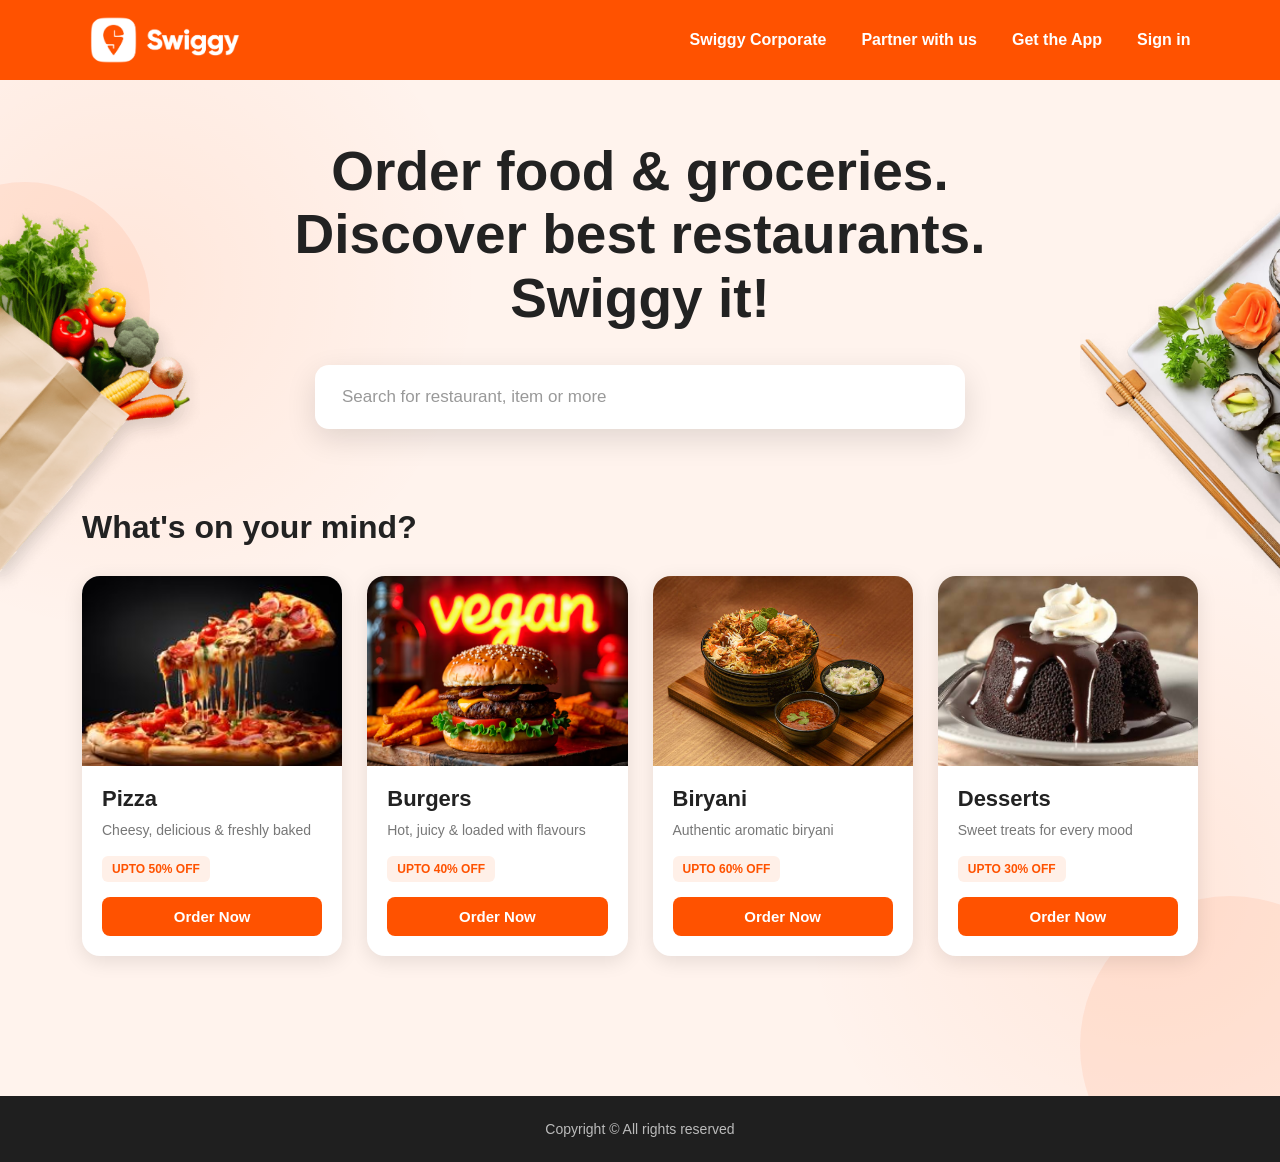
<file: index.html>
<!DOCTYPE html>
<html lang="en">

<head>
    <meta charset="UTF-8">
    <meta name="viewport" content="width=device-width, initial-scale=1.0">
    <title>Swiggy - order food online</title>
    <link rel="stylesheet" href="css/style.css">
</head>

<body>
    <header>
        <div class="logo">
            <img src="img/logo.png" alt="Swiggy logo">
        </div>
        <nav>
        <ul>
            <li><a href="/Swiggy-corporate.html">Swiggy Corporate</a></li>
            <li><a href="/partner.html">Partner with us</a></li>
            <li><a href="">Get the App</a></li>
            <li><a href="/sign in.html" target="_blank">Sign in</a></li>
        </ul>
        </nav>
    </header>
    <main>
        <h2>Order food & groceries. Discover best restaurants. Swiggy it!</h2>
        <img class="left-image" src="img/Veggies.png" alt="">
        <img class="right-image" src="img/Sushi.png" alt="">
        <div>

            <input type="text" placeholder="Search for restaurant, item or more">
        </div>
        <section class="cards-section">

            <h1>What's on your mind?</h1>

            <div class="cards-container">

                <!-- Card 1 -->
                <div class="food-card">
                    <img src="img/pizza.png" alt="Pizza">

                    <div class="card-content">
                        <h2>Pizza</h2>
                        <p>Cheesy, delicious & freshly baked</p>
                        <span>UPTO 50% OFF</span>
                        <button>Order Now</button>
                    </div>
                </div>


                <!-- Card 2 -->
                <div class="food-card">
                    <img src="img/burger.png" alt="Burger">

                    <div class="card-content">
                        <h2>Burgers</h2>
                        <p>Hot, juicy & loaded with flavours</p>
                        <span>UPTO 40% OFF</span>
                        <button>Order Now</button>
                    </div>
                </div>


                <!-- Card 3 -->
                <div class="food-card">
                    <img src="img/biryani.png" alt="Biryani">

                    <div class="card-content">
                        <h2>Biryani</h2>
                        <p>Authentic aromatic biryani</p>
                        <span>UPTO 60% OFF</span>
                        <button>Order Now</button>
                    </div>
                </div>


                <!-- Card 4 -->
                <div class="food-card">
                    <img src="img/dessert.png" alt="Dessert">

                    <div class="card-content">
                        <h2>Desserts</h2>
                        <p>Sweet treats for every mood</p>
                        <span>UPTO 30% OFF</span>
                        <button>Order Now</button>
                    </div>
                </div>

            </div>

        </section>
    </main>
    <footer>Copyright &copy; All rights reserved</footer>
    <script src="js/script.js"></script>
</body>

</html>
</file>
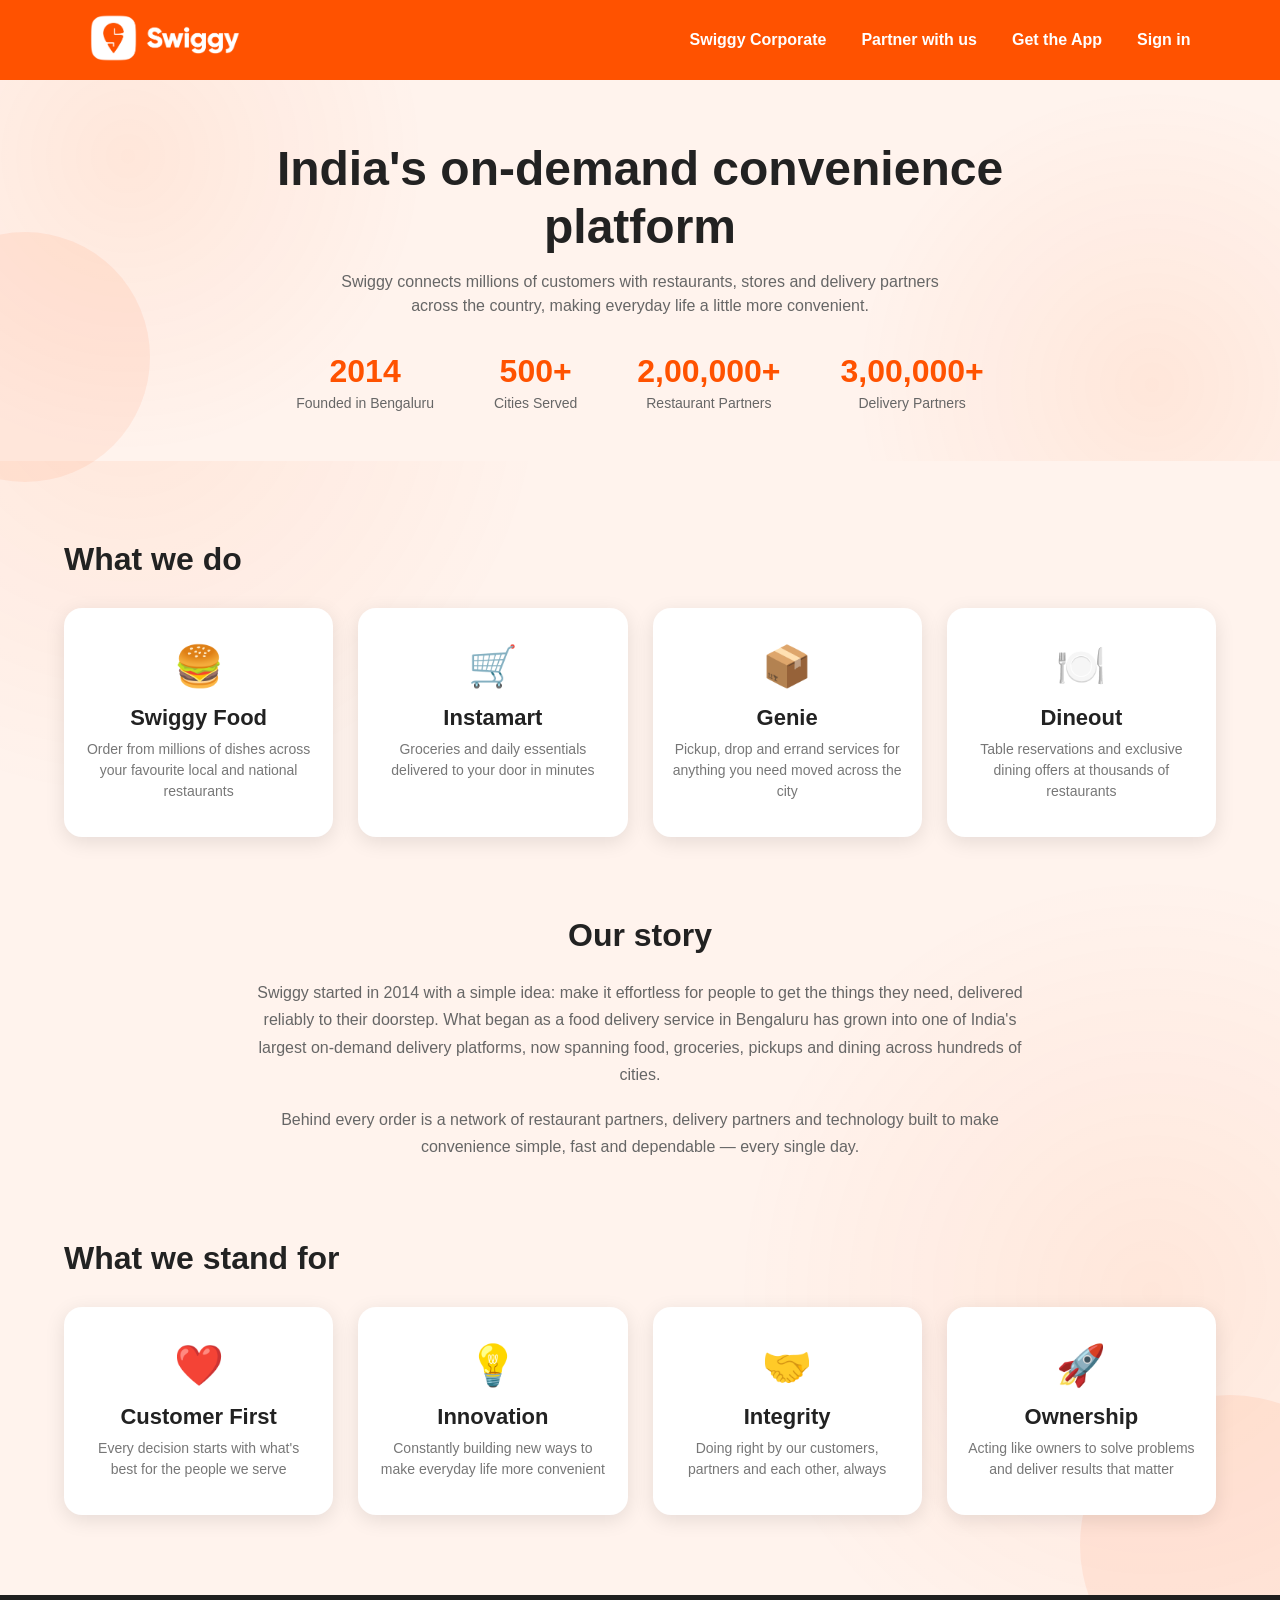
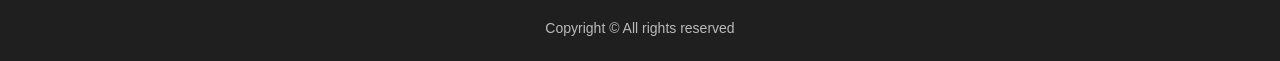
<file: corporate.html>
<!DOCTYPE html>
<html lang="en">

<head>
    <meta charset="UTF-8">
    <meta name="viewport" content="width=device-width, initial-scale=1.0">
    <title>Swiggy Corporate - About Us</title>
    <link rel="stylesheet" href="css/style.css">
</head>

<body>
    <header>
        <div class="logo">
            <a href="index.html"><img src="img/logo.png" alt="Swiggy logo"></a>
        </div>
        <nav>
        <ul>
            <li><a href="/corporate.html">Swiggy Corporate</a></li>
            <li><a href="/partner.html">Partner with us</a></li>
            <li><a href="">Get the App</a></li>
            <li><a href="/sign in.html" target="_blank">Sign in</a></li>
        </ul>
        </nav>
    </header>
    <main class="partner-page">

        <section class="partner-hero">
            <h2>India's on-demand convenience platform</h2>
            <p class="partner-subtext">Swiggy connects millions of customers with restaurants, stores and delivery partners across the country, making everyday life a little more convenient.</p>

            <div class="partner-stats">
                <div class="stat-card">
                    <h3>2014</h3>
                    <p>Founded in Bengaluru</p>
                </div>
                <div class="stat-card">
                    <h3>500+</h3>
                    <p>Cities Served</p>
                </div>
                <div class="stat-card">
                    <h3>2,00,000+</h3>
                    <p>Restaurant Partners</p>
                </div>
                <div class="stat-card">
                    <h3>3,00,000+</h3>
                    <p>Delivery Partners</p>
                </div>
            </div>
        </section>

        <section class="cards-section">

            <h1>What we do</h1>

            <div class="cards-container">

                <div class="food-card benefit-card">
                    <div class="benefit-icon">🍔</div>
                    <div class="card-content">
                        <h2>Swiggy Food</h2>
                        <p>Order from millions of dishes across your favourite local and national restaurants</p>
                    </div>
                </div>

                <div class="food-card benefit-card">
                    <div class="benefit-icon">🛒</div>
                    <div class="card-content">
                        <h2>Instamart</h2>
                        <p>Groceries and daily essentials delivered to your door in minutes</p>
                    </div>
                </div>

                <div class="food-card benefit-card">
                    <div class="benefit-icon">📦</div>
                    <div class="card-content">
                        <h2>Genie</h2>
                        <p>Pickup, drop and errand services for anything you need moved across the city</p>
                    </div>
                </div>

                <div class="food-card benefit-card">
                    <div class="benefit-icon">🍽️</div>
                    <div class="card-content">
                        <h2>Dineout</h2>
                        <p>Table reservations and exclusive dining offers at thousands of restaurants</p>
                    </div>
                </div>

            </div>

        </section>

        <section class="corporate-about">
            <h1>Our story</h1>
            <p>
                Swiggy started in 2014 with a simple idea: make it effortless for people to get the things
                they need, delivered reliably to their doorstep. What began as a food delivery service in
                Bengaluru has grown into one of India's largest on-demand delivery platforms, now spanning
                food, groceries, pickups and dining across hundreds of cities.
            </p>
            <p>
                Behind every order is a network of restaurant partners, delivery partners and technology
                built to make convenience simple, fast and dependable — every single day.
            </p>
        </section>

        <section class="cards-section">

            <h1>What we stand for</h1>

            <div class="cards-container">

                <div class="food-card benefit-card">
                    <div class="benefit-icon">❤️</div>
                    <div class="card-content">
                        <h2>Customer First</h2>
                        <p>Every decision starts with what's best for the people we serve</p>
                    </div>
                </div>

                <div class="food-card benefit-card">
                    <div class="benefit-icon">💡</div>
                    <div class="card-content">
                        <h2>Innovation</h2>
                        <p>Constantly building new ways to make everyday life more convenient</p>
                    </div>
                </div>

                <div class="food-card benefit-card">
                    <div class="benefit-icon">🤝</div>
                    <div class="card-content">
                        <h2>Integrity</h2>
                        <p>Doing right by our customers, partners and each other, always</p>
                    </div>
                </div>

                <div class="food-card benefit-card">
                    <div class="benefit-icon">🚀</div>
                    <div class="card-content">
                        <h2>Ownership</h2>
                        <p>Acting like owners to solve problems and deliver results that matter</p>
                    </div>
                </div>

            </div>

        </section>

    </main>
    <footer>Copyright &copy; All rights reserved</footer>
    <script src="js/script.js"></script>
</body>

</html>
</file>
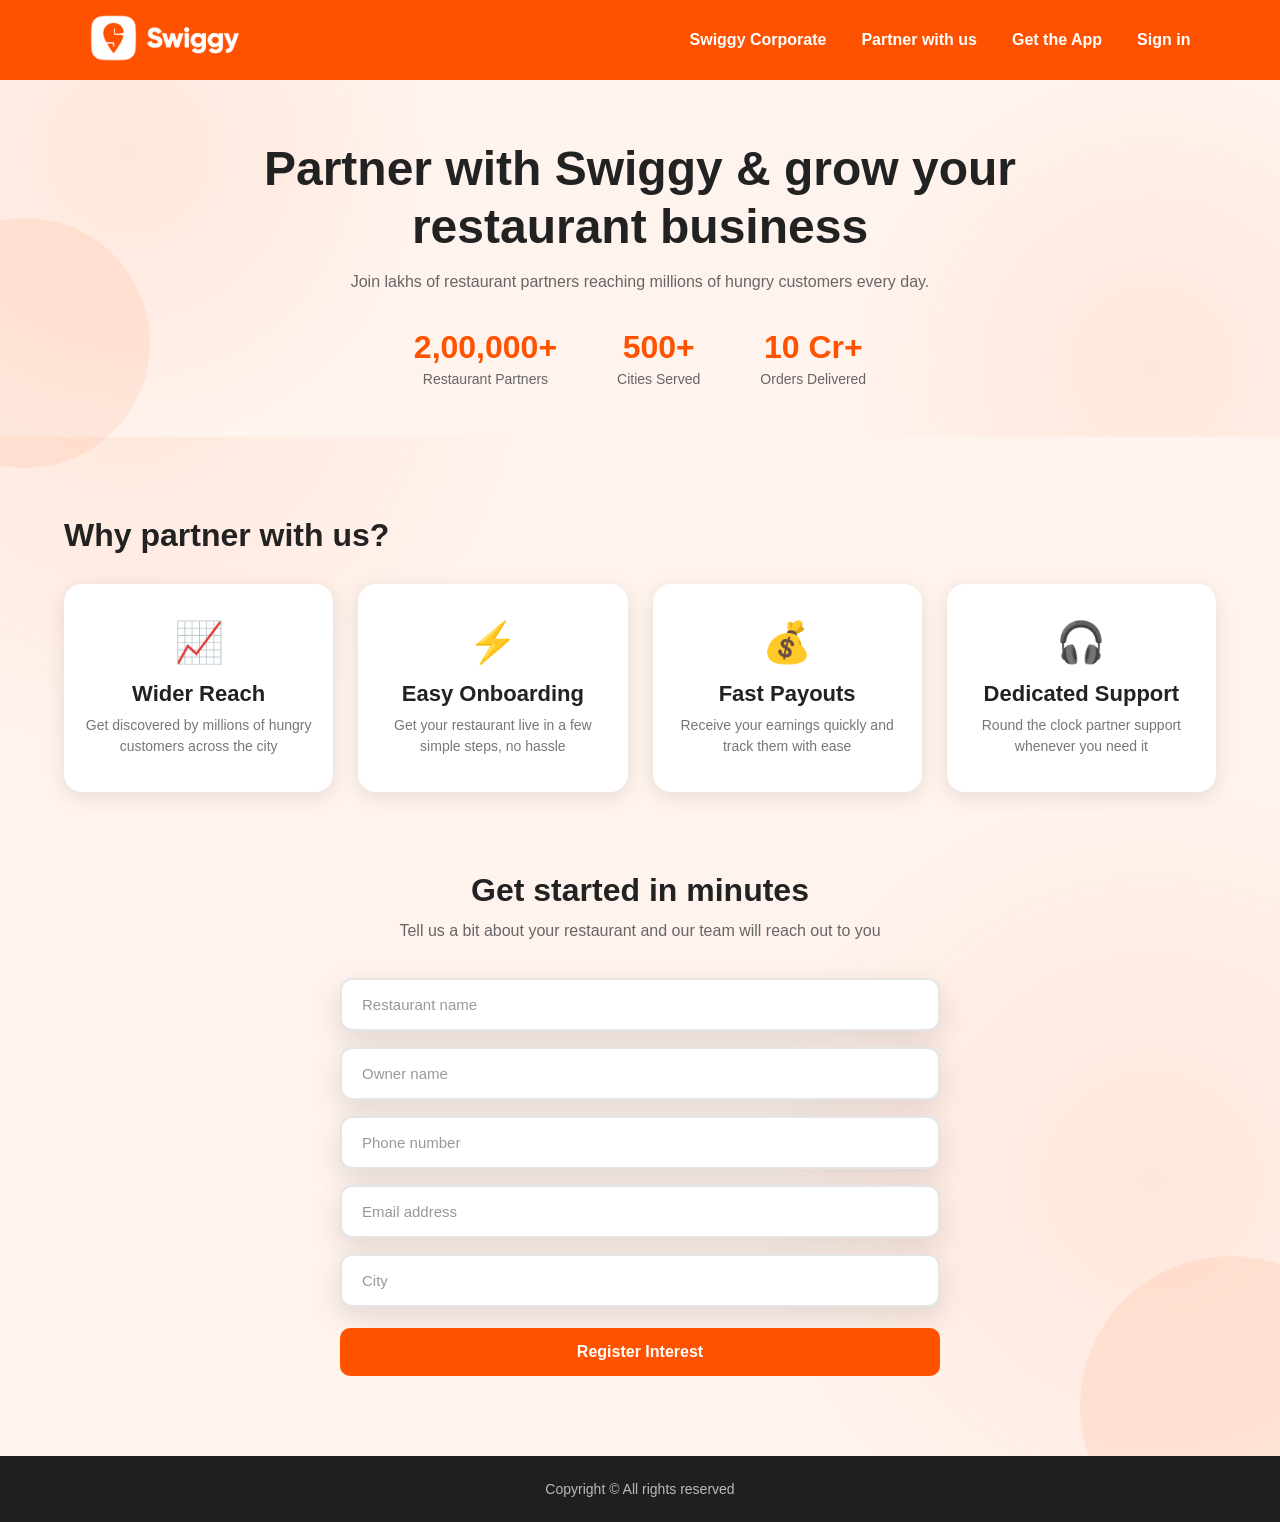
<file: partner with us.html>
<!DOCTYPE html>
<html lang="en">

<head>
    <meta charset="UTF-8">
    <meta name="viewport" content="width=device-width, initial-scale=1.0">
    <title>Partner with us - Swiggy</title>
    <link rel="stylesheet" href="css/style.css">
</head>

<body>
    <header>
        <div class="logo">
            <a href="index.html"><img src="img/logo.png" alt="Swiggy logo"></a>
        </div>
        <nav>
        <ul>
            <li><a href="">Swiggy Corporate</a></li>
            <li><a href="/partner with us.html">Partner with us</a></li>
            <li><a href="">Get the App</a></li>
            <li><a href="/sign in.html" target="_blank">Sign in</a></li>
        </ul>
        </nav>
    </header>
    <main class="partner-page">

        <section class="partner-hero">
            <h2>Partner with Swiggy & grow your restaurant business</h2>
            <p class="partner-subtext">Join lakhs of restaurant partners reaching millions of hungry customers every day.</p>

            <div class="partner-stats">
                <div class="stat-card">
                    <h3>2,00,000+</h3>
                    <p>Restaurant Partners</p>
                </div>
                <div class="stat-card">
                    <h3>500+</h3>
                    <p>Cities Served</p>
                </div>
                <div class="stat-card">
                    <h3>10 Cr+</h3>
                    <p>Orders Delivered</p>
                </div>
            </div>
        </section>

        <section class="cards-section">

            <h1>Why partner with us?</h1>

            <div class="cards-container">

                <div class="food-card benefit-card">
                    <div class="benefit-icon">📈</div>
                    <div class="card-content">
                        <h2>Wider Reach</h2>
                        <p>Get discovered by millions of hungry customers across the city</p>
                    </div>
                </div>

                <div class="food-card benefit-card">
                    <div class="benefit-icon">⚡</div>
                    <div class="card-content">
                        <h2>Easy Onboarding</h2>
                        <p>Get your restaurant live in a few simple steps, no hassle</p>
                    </div>
                </div>

                <div class="food-card benefit-card">
                    <div class="benefit-icon">💰</div>
                    <div class="card-content">
                        <h2>Fast Payouts</h2>
                        <p>Receive your earnings quickly and track them with ease</p>
                    </div>
                </div>

                <div class="food-card benefit-card">
                    <div class="benefit-icon">🎧</div>
                    <div class="card-content">
                        <h2>Dedicated Support</h2>
                        <p>Round the clock partner support whenever you need it</p>
                    </div>
                </div>

            </div>

        </section>

        <section class="partner-form-section">

            <h1>Get started in minutes</h1>
            <p class="partner-subtext">Tell us a bit about your restaurant and our team will reach out to you</p>

            <form name="partner-inquiry" method="POST" data-netlify="true" netlify-honeypot="bot-field" class="partner-form">
                <input type="hidden" name="form-name" value="partner-inquiry">
                <p class="hidden-field">
                    <label>Don't fill this out: <input name="bot-field"></label>
                </p>

                <input type="text" name="restaurant_name" placeholder="Restaurant name" required>
                <input type="text" name="owner_name" placeholder="Owner name" required>
                <input type="tel" name="phone" placeholder="Phone number" required>
                <input type="email" name="email" placeholder="Email address" required>
                <input type="text" name="city" placeholder="City" required>

                <button type="submit">Register Interest</button>
            </form>

        </section>

    </main>
    <footer>Copyright &copy; All rights reserved</footer>
    <script src="js/script.js"></script>
</body>

</html>
</file>
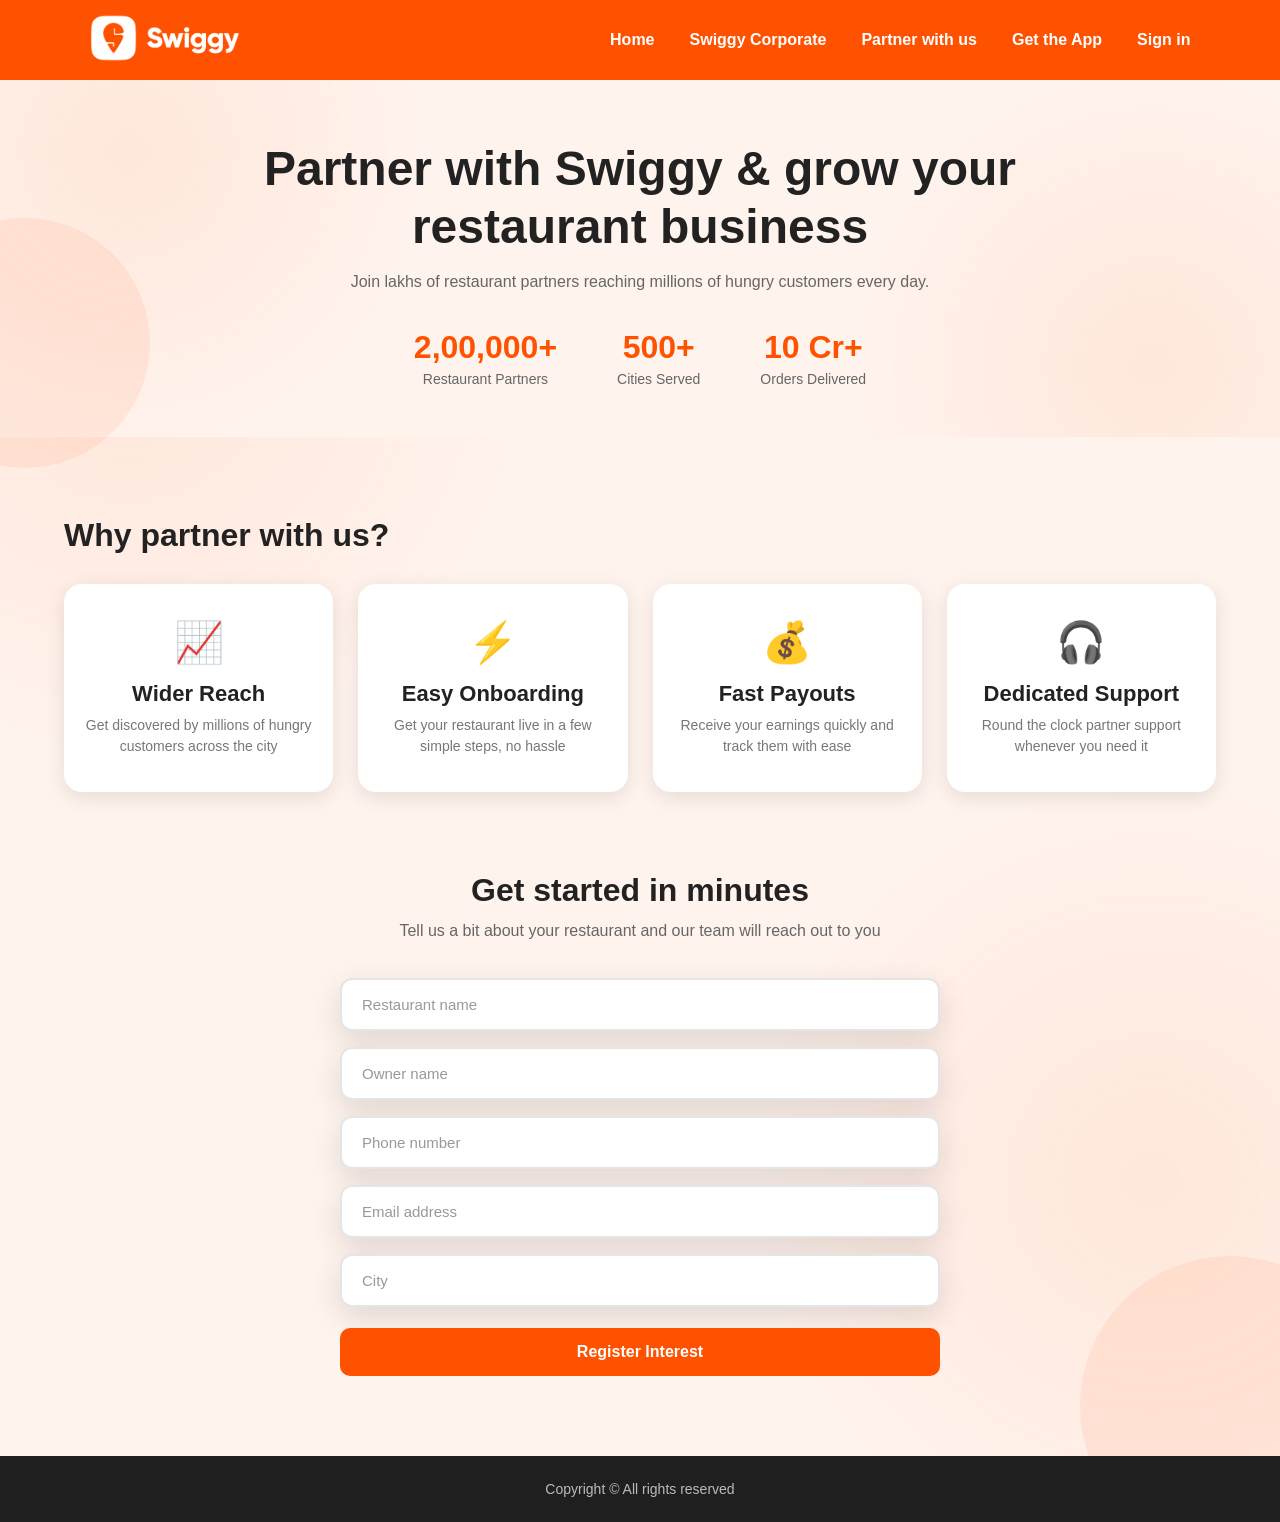
<file: partner.html>
<!DOCTYPE html>
<html lang="en">

<head>
    <meta charset="UTF-8">
    <meta name="viewport" content="width=device-width, initial-scale=1.0">
    <title>Partner with us - Swiggy</title>
    <link rel="stylesheet" href="css/style.css">
</head>

<body>
    <header>
        <div class="logo">
            <a href="index.html"><img src="img/logo.png" alt="Swiggy logo"></a>
        </div>
        <nav>
        <ul>
            <li><a href="/index.html">Home</a></li>
            <li><a href="">Swiggy Corporate</a></li>
            <li><a href="/partner with us.html">Partner with us</a></li>
            <li><a href="">Get the App</a></li>
            <li><a href="/sign in.html" target="_blank">Sign in</a></li>
        </ul>
        </nav>
    </header>
    <main class="partner-page">

        <section class="partner-hero">
            <h2>Partner with Swiggy & grow your restaurant business</h2>
            <p class="partner-subtext">Join lakhs of restaurant partners reaching millions of hungry customers every day.</p>

            <div class="partner-stats">
                <div class="stat-card">
                    <h3>2,00,000+</h3>
                    <p>Restaurant Partners</p>
                </div>
                <div class="stat-card">
                    <h3>500+</h3>
                    <p>Cities Served</p>
                </div>
                <div class="stat-card">
                    <h3>10 Cr+</h3>
                    <p>Orders Delivered</p>
                </div>
            </div>
        </section>

        <section class="cards-section">

            <h1>Why partner with us?</h1>

            <div class="cards-container">

                <div class="food-card benefit-card">
                    <div class="benefit-icon">📈</div>
                    <div class="card-content">
                        <h2>Wider Reach</h2>
                        <p>Get discovered by millions of hungry customers across the city</p>
                    </div>
                </div>

                <div class="food-card benefit-card">
                    <div class="benefit-icon">⚡</div>
                    <div class="card-content">
                        <h2>Easy Onboarding</h2>
                        <p>Get your restaurant live in a few simple steps, no hassle</p>
                    </div>
                </div>

                <div class="food-card benefit-card">
                    <div class="benefit-icon">💰</div>
                    <div class="card-content">
                        <h2>Fast Payouts</h2>
                        <p>Receive your earnings quickly and track them with ease</p>
                    </div>
                </div>

                <div class="food-card benefit-card">
                    <div class="benefit-icon">🎧</div>
                    <div class="card-content">
                        <h2>Dedicated Support</h2>
                        <p>Round the clock partner support whenever you need it</p>
                    </div>
                </div>

            </div>

        </section>

        <section class="partner-form-section">

            <h1>Get started in minutes</h1>
            <p class="partner-subtext">Tell us a bit about your restaurant and our team will reach out to you</p>

            <form name="partner-inquiry" method="POST" data-netlify="true" netlify-honeypot="bot-field" class="partner-form">
                <input type="hidden" name="form-name" value="partner-inquiry">
                <p class="hidden-field">
                    <label>Don't fill this out: <input name="bot-field"></label>
                </p>

                <input type="text" name="restaurant_name" placeholder="Restaurant name" required>
                <input type="text" name="owner_name" placeholder="Owner name" required>
                <input type="tel" name="phone" placeholder="Phone number" required>
                <input type="email" name="email" placeholder="Email address" required>
                <input type="text" name="city" placeholder="City" required>

                <button type="submit">Register Interest</button>
            </form>

        </section>

    </main>
    <footer>Copyright &copy; All rights reserved</footer>
    <script src="js/script.js"></script>
</body>

</html>
</file>
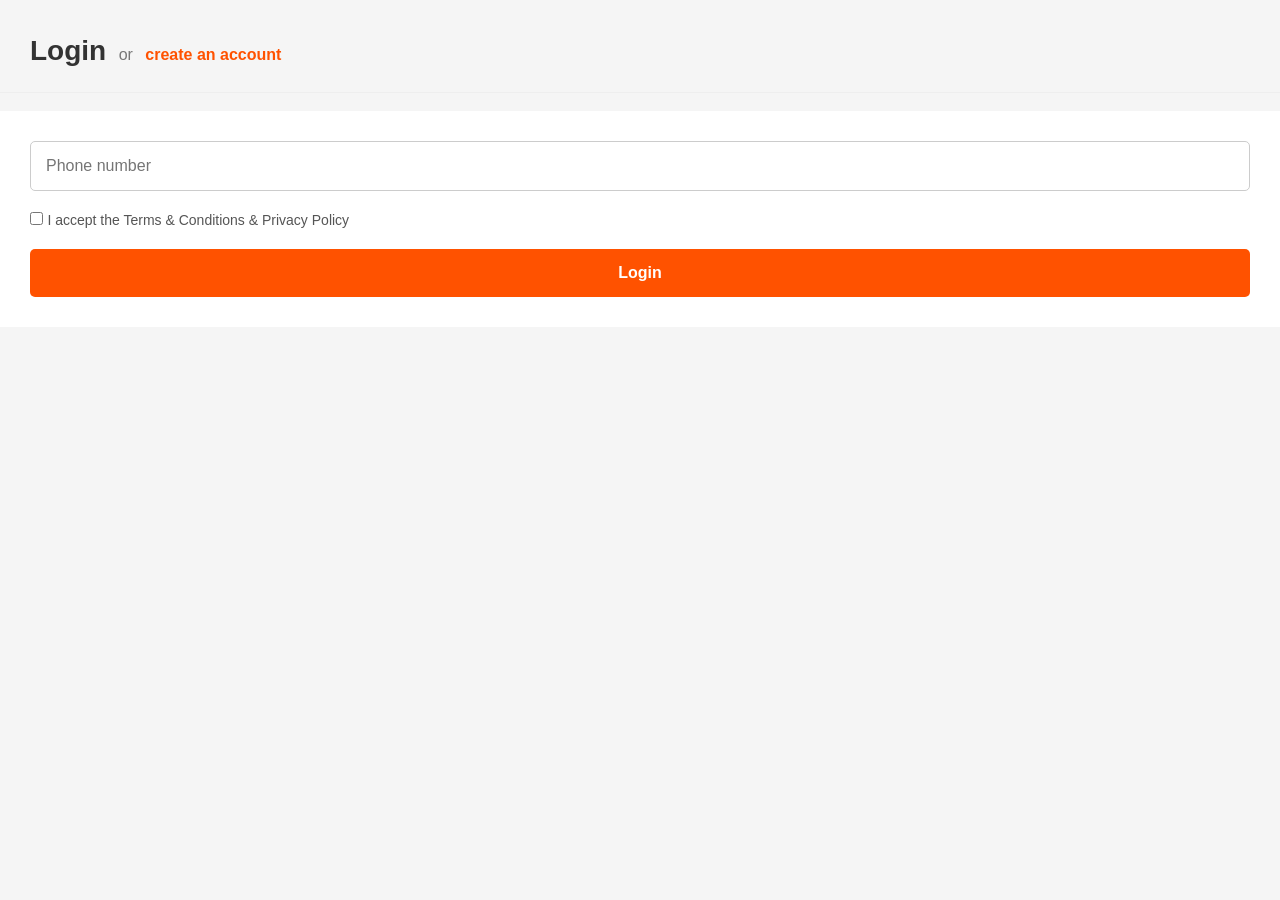
<file: sign in.html>
<!DOCTYPE html>
<html lang="en">

<head>
    <meta charset="UTF-8">
    <meta name="viewport" content="width=device-width, initial-scale=1.0">
    <title>Login page</title>
    <style>
        * {
    margin: 0;
    padding: 0;
    box-sizing: border-box;
}

body {
    font-family: Arial, sans-serif;
    background-color: #f5f5f5;
    min-height: 100vh;
}

/* Login popup */
.login-popup {
    position: fixed;
    top: 0;
    right: -430px;

    width: 400px;
    height: 100vh;

    background-color: white;

    box-shadow: -5px 0 20px rgba(0, 0, 0, 0.15);

    transition: right 0.4s ease;

    z-index: 1000;
}

/* When popup is active */
.login-popup.active {
    right: 0;
}

/* Header */
header {
    padding: 35px 30px 25px;
    text-align: left;
    border-bottom: 1px solid #eee;
}

header h1 {
    display: inline;
    font-size: 28px;
    color: #333;
}

.or {
    color: #777;
    margin: 0 8px;
}

.account {
    color: #ff5200;
    font-weight: bold;
    cursor: pointer;
}

.account a {
    color: inherit;
    text-decoration: none;
}

/* Main */
main {
    background-color: white;
    padding: 30px;
}

/* Phone input */
input[type="tel"] {
    width: 100%;
    padding: 15px;
    font-size: 16px;

    border: 1px solid #ccc;
    border-radius: 5px;

    outline: none;
}

input[type="tel"]:focus {
    border-color: #ff5200;
}

/* Terms */
main div div {
    margin-top: 20px;
}

input[type="checkbox"] {
    cursor: pointer;
}

label[for="terms"] {
    font-size: 14px;
    color: #555;
    cursor: pointer;
}

/* Login button */
button {
    width: 100%;
    padding: 15px;

    border: none;
    border-radius: 5px;

    background-color: #ff5200;
    color: white;

    font-size: 16px;
    font-weight: bold;

    cursor: pointer;

    transition: background-color 0.2s;
}

button:hover {
    background-color: #e64600;
}

/* Close button */
.close-btn {
    position: absolute;
    top: 15px;
    right: 20px;

    font-size: 28px;
    color: #555;

    cursor: pointer;

    background: none;
    border: none;
    width: auto;
    padding: 0;
}

.close-btn:hover {
    color: #ff5200;
}
    </style>
</head>

<body>
    <header>
        <h1>Login</h1>
        <span class="or">or</span>
        <span class="account"> <a href="/sign up.html">create an account</a></span>
    </header>
    <br>
    <Main>
        <div>
            <label for="phone"></label>
            <input type="tel" placeholder="Phone number">
            <div>
                <input type="checkbox" id="terms" name="terms">
                <label for="terms"> I accept the Terms & Conditions & Privacy Policy</label>
            </div>
            <div>
                <button>Login</button>
            </div>
        </div>
    </Main>
</body>

</html>
</file>
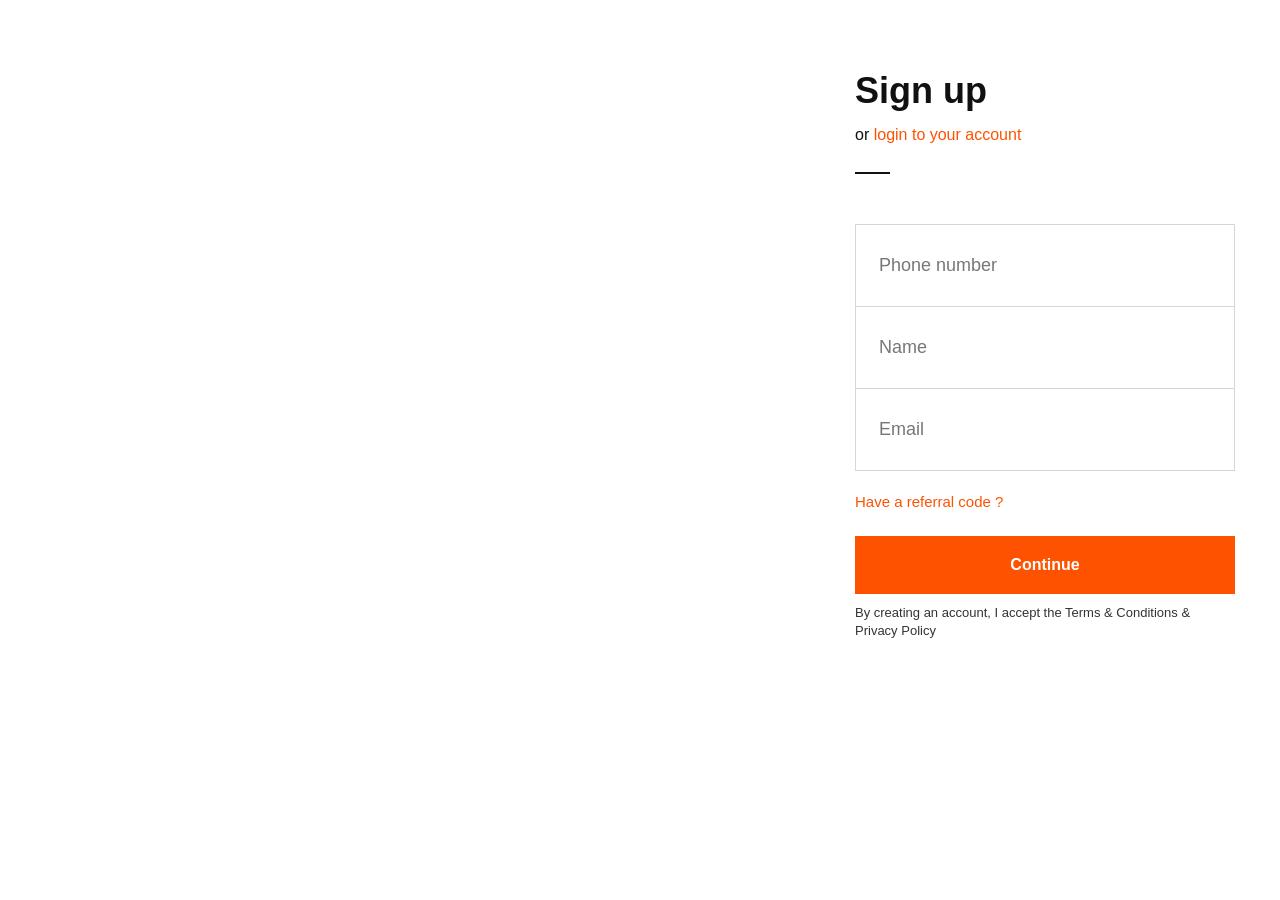
<file: sign up.html>
<!DOCTYPE html>
<html lang="en">

<head>
    <meta charset="UTF-8">
    <meta name="viewport" content="width=device-width, initial-scale=1.0">
    <title>Sign up- page</title>
    <style>
        * {
    margin: 0;
    padding: 0;
    box-sizing: border-box;
}

body {
    font-family: Arial, Helvetica, sans-serif;
    background: #ffffff;
    color: #111;
}

/* Signup panel */
header,
main {
    width: 470px;
    margin-left: auto;
    margin-right: 0;
    padding-left: 45px;
    padding-right: 45px;
}

/* Header */
header {
    padding-top: 70px;
}

header h1 {
    font-size: 36px;
    font-weight: 700;
    margin-bottom: 14px;
}

header span {
    font-size: 16px;
}

header a {
    color: #ff5200;
    text-decoration: none;
    font-weight: 500;
}

/* Small line below login text */
header::after {
    content: "";
    display: block;
    width: 35px;
    height: 2px;
    background: #111;
    margin-top: 28px;
}

/* Main form */
main {
    margin-top: 50px;
}

/* Input boxes */
input {
    width: 100%;
    height: 83px;
    border: 1px solid #d6d6d6;
    outline: none;
    padding: 0 23px;
    font-size: 18px;
    color: #333;
}

input::placeholder {
    color: #777;
}

/* Remove gaps between inputs */
.name,
.email {
    margin-top: -1px;
}

/* Referral link */
main a {
    display: inline-block;
    margin-top: 22px;
    color: #ff5200;
    text-decoration: none;
    font-size: 15px;
    font-weight: 500;
}

/* Continue button */
button {
    width: 100%;
    height: 58px;
    margin-top: 25px;
    border: none;
    background: #ff5200;
    color: white;
    font-size: 16px;
    font-weight: 700;
    cursor: pointer;
}

button:hover {
    background: #e94b00;
}

/* Terms and conditions */
main p {
    margin-top: 10px;
    font-size: 13px;
    line-height: 18px;
    color: #333;
}

main p::first-line {
    font-weight: 500;
}
    </style>
</head>

<body>
    <header>
        <div>
            <h1>Sign up</h1>
        </div>
        <span>or</span><span><a href="/sign in.html"> login to your account</a></span>
    </header>
    <main>
        <div class="phone number">
            <label for="phone"></label>
            <input type="tel" placeholder="Phone number" id="phone">
            <div class="name">
                <label for="name"></label>
                <input type="text" placeholder="Name" id="name">
            </div>
            <div class="email">
                <label for="email"></label>
                <input type="email" placeholder="Email" id="email">
            </div>
            <div><a href="">Have a referral code ?</a></div>
        </div>
        <div><button>Continue</button></div>
        <p>By creating an account, I accept the Terms & Conditions & Privacy Policy</p>
    </main>
</body>

</html>
</file>
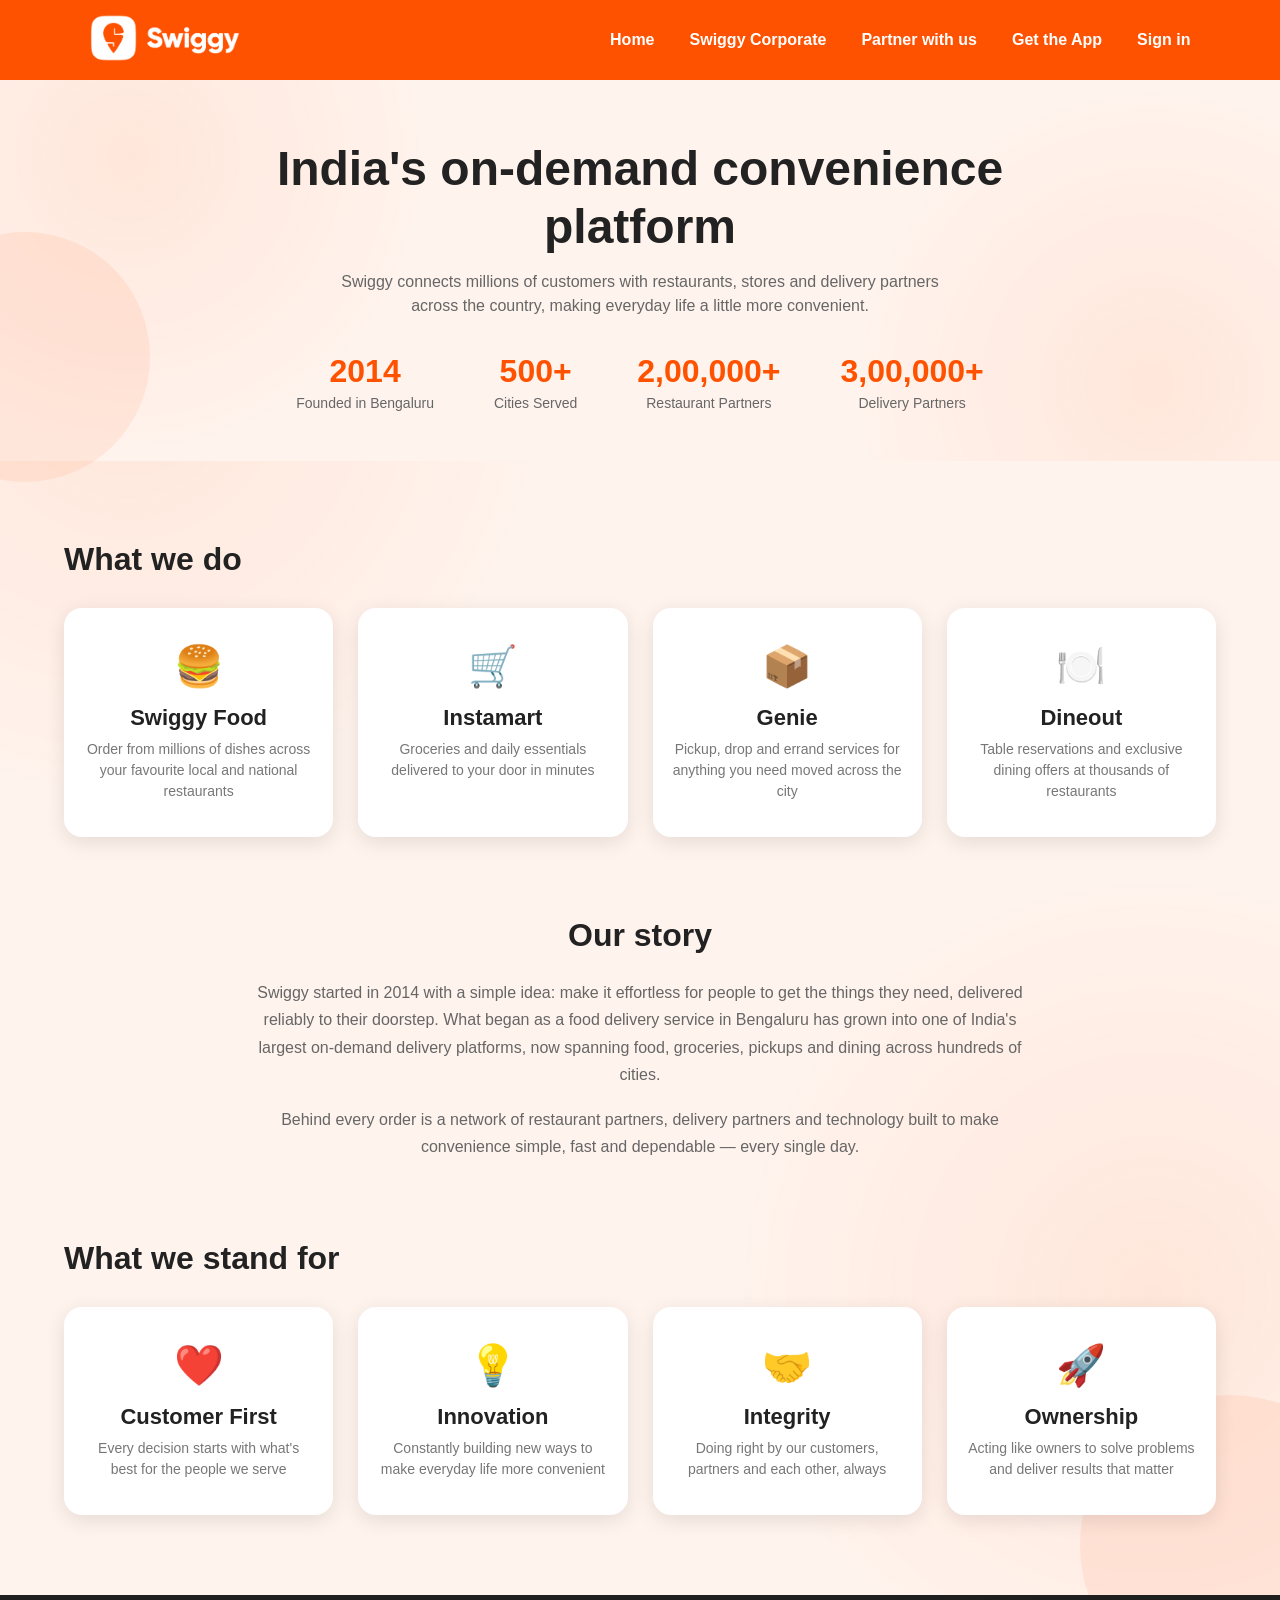
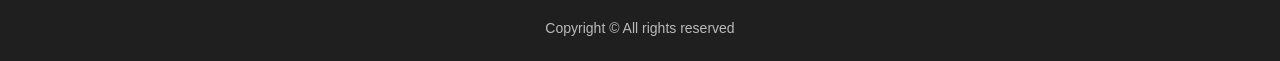
<file: Swiggy-corporate.html>
<!DOCTYPE html>
<html lang="en">

<head>
    <meta charset="UTF-8">
    <meta name="viewport" content="width=device-width, initial-scale=1.0">
    <title>Swiggy Corporate - About Us</title>
    <link rel="stylesheet" href="css/style.css">
</head>

<body>
    <header>
        <div class="logo">
            <a href="index.html"><img src="img/logo.png" alt="Swiggy logo"></a>
        </div>
        <nav>
        <ul>
            <li><a href="/index.html">Home</a></li>
            <li><a href="/corporate.html">Swiggy Corporate</a></li>
            <li><a href="/partner.html">Partner with us</a></li>
            <li><a href="">Get the App</a></li>
            <li><a href="/sign in.html" target="_blank">Sign in</a></li>
        </ul>
        </nav>
    </header>
    <main class="partner-page">

        <section class="partner-hero">
            <h2>India's on-demand convenience platform</h2>
            <p class="partner-subtext">Swiggy connects millions of customers with restaurants, stores and delivery partners across the country, making everyday life a little more convenient.</p>

            <div class="partner-stats">
                <div class="stat-card">
                    <h3>2014</h3>
                    <p>Founded in Bengaluru</p>
                </div>
                <div class="stat-card">
                    <h3>500+</h3>
                    <p>Cities Served</p>
                </div>
                <div class="stat-card">
                    <h3>2,00,000+</h3>
                    <p>Restaurant Partners</p>
                </div>
                <div class="stat-card">
                    <h3>3,00,000+</h3>
                    <p>Delivery Partners</p>
                </div>
            </div>
        </section>

        <section class="cards-section">

            <h1>What we do</h1>

            <div class="cards-container">

                <div class="food-card benefit-card">
                    <div class="benefit-icon">🍔</div>
                    <div class="card-content">
                        <h2>Swiggy Food</h2>
                        <p>Order from millions of dishes across your favourite local and national restaurants</p>
                    </div>
                </div>

                <div class="food-card benefit-card">
                    <div class="benefit-icon">🛒</div>
                    <div class="card-content">
                        <h2>Instamart</h2>
                        <p>Groceries and daily essentials delivered to your door in minutes</p>
                    </div>
                </div>

                <div class="food-card benefit-card">
                    <div class="benefit-icon">📦</div>
                    <div class="card-content">
                        <h2>Genie</h2>
                        <p>Pickup, drop and errand services for anything you need moved across the city</p>
                    </div>
                </div>

                <div class="food-card benefit-card">
                    <div class="benefit-icon">🍽️</div>
                    <div class="card-content">
                        <h2>Dineout</h2>
                        <p>Table reservations and exclusive dining offers at thousands of restaurants</p>
                    </div>
                </div>

            </div>

        </section>

        <section class="corporate-about">
            <h1>Our story</h1>
            <p>
                Swiggy started in 2014 with a simple idea: make it effortless for people to get the things
                they need, delivered reliably to their doorstep. What began as a food delivery service in
                Bengaluru has grown into one of India's largest on-demand delivery platforms, now spanning
                food, groceries, pickups and dining across hundreds of cities.
            </p>
            <p>
                Behind every order is a network of restaurant partners, delivery partners and technology
                built to make convenience simple, fast and dependable — every single day.
            </p>
        </section>

        <section class="cards-section">

            <h1>What we stand for</h1>

            <div class="cards-container">

                <div class="food-card benefit-card">
                    <div class="benefit-icon">❤️</div>
                    <div class="card-content">
                        <h2>Customer First</h2>
                        <p>Every decision starts with what's best for the people we serve</p>
                    </div>
                </div>

                <div class="food-card benefit-card">
                    <div class="benefit-icon">💡</div>
                    <div class="card-content">
                        <h2>Innovation</h2>
                        <p>Constantly building new ways to make everyday life more convenient</p>
                    </div>
                </div>

                <div class="food-card benefit-card">
                    <div class="benefit-icon">🤝</div>
                    <div class="card-content">
                        <h2>Integrity</h2>
                        <p>Doing right by our customers, partners and each other, always</p>
                    </div>
                </div>

                <div class="food-card benefit-card">
                    <div class="benefit-icon">🚀</div>
                    <div class="card-content">
                        <h2>Ownership</h2>
                        <p>Acting like owners to solve problems and deliver results that matter</p>
                    </div>
                </div>

            </div>

        </section>

    </main>
    <footer>Copyright &copy; All rights reserved</footer>
    <script src="js/script.js"></script>
</body>

</html>
</file>
<file: css/style.css>
/* =========================
   RESET & GLOBAL STYLES
========================= */

* {
    margin: 0;
    padding: 0;
    box-sizing: border-box;
}

:root {
    --orange: #ff5200;
    --dark-orange: #e84600;
    --light-orange: #fff3ed;
    --white: #ffffff;
    --dark: #222222;
    --gray: #666666;
}

html {
    scroll-behavior: smooth;
}

body {
    font-family: Arial, Helvetica, sans-serif;
    background: var(--white);
    color: var(--dark);
    overflow-x: hidden;
}


/* =========================
   HEADER
========================= */

header {
    height: 80px;
    width: 100%;
    padding: 0 7%;

    display: flex;
    align-items: center;
    justify-content: space-between;

    background: var(--orange);
    color: white;

    position: sticky;
    top: 0;
    z-index: 1000;

    transition: all 0.3s ease;
}

header.scrolled {
    height: 65px;
    box-shadow: 0 4px 20px rgba(0, 0, 0, 0.15);
}


/* Logo */

.logo {
    display: flex;
    align-items: center;
}

.logo img {
    width: 150px;
    height: auto;

    transition: transform 0.3s ease;
}

.logo img:hover {
    transform: scale(1.05);
}


/* Navigation */

header ul {
    display: flex;
    align-items: center;
    gap: 35px;

    list-style: none;
}

header ul li a {
    color: white;
    text-decoration: none;

    font-size: 16px;
    font-weight: 600;

    position: relative;

    transition: color 0.3s ease;
}

header ul li a::after {
    content: "";

    position: absolute;
    left: 0;
    bottom: -7px;

    width: 0;
    height: 2px;

    background: white;

    transition: width 0.3s ease;
}

header ul li a:hover::after {
    width: 100%;
}

header ul li a:hover {
    color: #fff5ef;
}


/* =========================
   MAIN HERO SECTION
========================= */

main {
    min-height: calc(100vh - 80px);

    background:
        radial-gradient(
            circle at 10% 20%,
            rgba(255, 82, 0, 0.08),
            transparent 25%
        ),
        radial-gradient(
            circle at 90% 80%,
            rgba(255, 82, 0, 0.08),
            transparent 25%
        ),
        var(--light-orange);

    display: flex;
    flex-direction: column;
    align-items: center;

    text-align: center;

    padding: 60px 20px;

    position: relative;
    overflow: hidden;
}


/* =========================
   DECORATIVE CIRCLES
========================= */

main::before,
main::after {
    content: "";

    position: absolute;

    border-radius: 50%;

    background: rgba(255, 82, 0, 0.08);

    animation: floatingCircle 6s ease-in-out infinite;
}

main::before {
    width: 250px;
    height: 250px;

    top: 10%;
    left: -100px;
}

main::after {
    width: 300px;
    height: 300px;

    bottom: -100px;
    right: -100px;

    animation-delay: 2s;
}

@keyframes floatingCircle {

    0%,
    100% {
        transform: translateY(0);
    }

    50% {
        transform: translateY(-25px);
    }
}


/* =========================
   HERO HEADING
========================= */

main > h2 {
    max-width: 850px;

    font-size: clamp(30px, 5vw, 55px);
    line-height: 1.15;

    color: var(--dark);

    margin-bottom: 35px;

    position: relative;
    z-index: 5;

    animation: fadeUp 1s ease forwards;
}


/* =========================
   LEFT & RIGHT HERO IMAGES
========================= */

.left-image,
.right-image {
    position: absolute;

    bottom: 500px;

    width: 380px;
    max-height: 400px;

    object-fit: contain;

    z-index: 2;

    animation:
        imageAppear 1s ease forwards,
        floatingFood 4s ease-in-out 1s infinite;
}


/* Left */

.left-image {
    left: -90px;
}


/* Right */

.right-image {
    right: -90px;
}


/* Image entrance */

@keyframes imageAppear {

    from {
        opacity: 0;
        transform: scale(0.7);
    }

    to {
        opacity: 1;
        transform: scale(1);
    }
}


/* Image floating */

@keyframes floatingFood {

    0%,
    100% {
        transform: translateY(0);
    }

    50% {
        transform: translateY(-12px);
    }
}


/* =========================
   SEARCH BOX
========================= */

main > div {
    width: min(650px, 90%);

    position: relative;
    z-index: 5;

    animation: fadeUp 1s ease 0.3s both;
}

main input {
    width: 100%;

    padding: 20px 25px;

    border: 2px solid transparent;
    border-radius: 14px;

    outline: none;

    background: white;

    font-size: 17px;
    color: var(--dark);

    box-shadow:
        0 10px 30px rgba(0, 0, 0, 0.12);

    transition:
        border-color 0.3s ease,
        box-shadow 0.3s ease,
        transform 0.3s ease;
}

main input::placeholder {
    color: #999;
}

main input:focus {
    border-color: var(--orange);

    box-shadow:
        0 12px 35px rgba(255, 82, 0, 0.2);

    transform: translateY(-2px);
}


/* =========================
   FOOD CARDS SECTION
========================= */

.cards-section {
    width: 90%;
    max-width: 1200px;

    margin: 80px auto;

    text-align: left;

    position: relative;
    z-index: 5;
}

.cards-section > h1 {
    font-size: 32px;

    color: var(--dark);

    margin-bottom: 30px;
}


/* =========================
   CARDS CONTAINER
========================= */

.cards-container {
    display: grid;

    grid-template-columns: repeat(4, 1fr);

    gap: 25px;
}


/* =========================
   FOOD CARD
========================= */

.food-card {
    background: white;

    border-radius: 18px;

    overflow: hidden;

    box-shadow:
        0 5px 20px rgba(0, 0, 0, 0.10);

    cursor: pointer;

    transition:
        transform 0.3s ease,
        box-shadow 0.3s ease;
}

.food-card:hover {
    transform: translateY(-10px);

    box-shadow:
        0 15px 35px rgba(255, 82, 0, 0.25);
}


/* Food image */

.food-card > img {
    display: block;

    width: 100%;
    height: 190px;

    object-fit: cover;

    transition: transform 0.4s ease;
}

.food-card:hover > img {
    transform: scale(1.08);
}


/* =========================
   CARD CONTENT
========================= */

.card-content {
    padding: 20px;
}

.card-content h2 {
    color: var(--dark);

    font-size: 22px;

    margin-bottom: 8px;
}

.card-content p {
    color: #777;

    font-size: 14px;
    line-height: 1.5;

    margin-bottom: 15px;
}


/* Discount */

.card-content span {
    display: inline-block;

    padding: 6px 10px;

    background: #fff0e8;
    color: var(--orange);

    border-radius: 6px;

    font-size: 12px;
    font-weight: bold;

    margin-bottom: 15px;
}


/* =========================
   CARD BUTTON
========================= */

.card-content button {
    display: block;

    width: 100%;

    padding: 11px;

    border: none;
    border-radius: 8px;

    background: var(--orange);
    color: white;

    font-size: 15px;
    font-weight: bold;

    cursor: pointer;

    transition:
        background 0.3s ease,
        transform 0.2s ease;
}

.card-content button:hover {
    background: var(--dark-orange);

    transform: scale(1.02);
}

/* =========================
   PARTNER PAGE
========================= */

.partner-page {
    display: block;
    text-align: left;
    padding: 0;
}

.partner-hero {
    width: 100%;

    text-align: center;

    padding: 60px 20px 50px;

    background:
        radial-gradient(
            circle at 10% 20%,
            rgba(255, 82, 0, 0.08),
            transparent 25%
        ),
        radial-gradient(
            circle at 90% 80%,
            rgba(255, 82, 0, 0.08),
            transparent 25%
        ),
        var(--light-orange);
}

.partner-hero h2 {
    max-width: 850px;
    margin: 0 auto 15px;

    font-size: clamp(28px, 4.5vw, 48px);
    line-height: 1.2;

    color: var(--dark);
}

.partner-subtext {
    max-width: 600px;
    margin: 0 auto 35px;

    color: var(--gray);
    font-size: 16px;
    line-height: 1.5;
}

.partner-stats {
    display: flex;
    justify-content: center;
    gap: 60px;

    flex-wrap: wrap;
}

.stat-card h3 {
    font-size: 32px;
    color: var(--orange);
}

.stat-card p {
    margin-top: 5px;
    color: var(--gray);
    font-size: 14px;
}

/* Benefit cards reuse .food-card, tweak layout for icon */

.benefit-card {
    display: flex;
    flex-direction: column;
    align-items: center;

    padding: 35px 20px;

    text-align: center;
}

.benefit-icon {
    font-size: 40px;
    margin-bottom: 15px;
}

.benefit-card .card-content {
    padding: 0;
}

.benefit-card .card-content p {
    margin-bottom: 0;
}

/* Partner sign-up form */

.partner-form-section {
    width: 90%;
    max-width: 600px;

    margin: 80px auto;

    text-align: center;
}

.partner-form-section > h1 {
    font-size: 32px;
    color: var(--dark);
    margin-bottom: 10px;
}

.partner-form {
    display: flex;
    flex-direction: column;
    gap: 16px;

    margin-top: 35px;
    text-align: left;
}

.partner-form input {
    width: 100%;

    padding: 16px 20px;

    border: 2px solid #e5e5e5;
    border-radius: 12px;

    outline: none;

    font-size: 15px;
    color: var(--dark);

    transition: border-color 0.3s ease;
}

.partner-form input:focus {
    border-color: var(--orange);
}

.partner-form button {
    padding: 15px;
    margin-top: 5px;

    border: none;
    border-radius: 10px;

    background: var(--orange);
    color: white;

    font-size: 16px;
    font-weight: bold;

    cursor: pointer;

    transition:
        background 0.3s ease,
        transform 0.2s ease;
}

.partner-form button:hover {
    background: var(--dark-orange);
    transform: scale(1.02);
}

.hidden-field {
    display: none;
}

/* =========================
   CORPORATE PAGE - ABOUT
========================= */

.corporate-about {
    width: 90%;
    max-width: 800px;

    margin: 0 auto 80px;

    text-align: center;
}

.corporate-about > h1 {
    font-size: 32px;
    color: var(--dark);
    margin-bottom: 25px;
}

.corporate-about p {
    color: var(--gray);
    font-size: 16px;
    line-height: 1.7;

    margin-bottom: 18px;
}

/* =========================
   FOOTER
========================= */

footer {
    background: #1f1f1f;

    color: #bbbbbb;

    text-align: center;

    padding: 25px;

    font-size: 14px;
}


/* =========================
   GENERAL ANIMATION
========================= */

@keyframes fadeUp {

    from {
        opacity: 0;
        transform: translateY(30px);
    }

    to {
        opacity: 1;
        transform: translateY(0);
    }
}


/* =========================
   TABLET
========================= */

@media (max-width: 1000px) {

    .cards-container {
        grid-template-columns: repeat(2, 1fr);
    }

    .left-image,
    .right-image {
        width: 280px;
        max-height: 320px;
    }
}


/* =========================
   SMALL TABLET
========================= */

@media (max-width: 800px) {

    header {
        padding: 0 5%;
    }

    header ul {
        gap: 15px;
    }

    header ul li a {
        font-size: 13px;
    }

    .logo img {
        width: 120px;
    }

    main {
        min-height: calc(100vh - 70px);
    }

    main > h2 {
        font-size: 35px;
    }

    .left-image,
    .right-image {
        width: 220px;
        max-height: 260px;
    }
}


/* =========================
   MOBILE
========================= */

@media (max-width: 600px) {

    /* NAVBAR */
    header {
        height: auto;
        min-height: 100px;
        padding: 15px 10px 20px;
        flex-direction: column;
        gap: 12px;
    }

    .logo img {
        width: 110px;
       display: block;
    }

    header ul {
        display: flex;
        gap: 10px;
        flex-wrap: wrap;
        justify-content: center;
        width: 100%;
    }

    header ul li a {
        font-size: 12px;
    }


    /* HERO */
    main {
        min-height: auto;
        padding: 45px 15px 60px;
    }

    main > h2 {
        font-size: 30px;
        line-height: 1.2;
        margin-bottom: 30px;
    }


    /* HIDE DECORATIVE IMAGES ON PHONE */
    .left-image,
    .right-image {
        display: none;
    }


    /* SEARCH BOX */
    main > div {
        width: 100%;
    }

    main input {
        width: 100%;
        padding: 17px;
        font-size: 15px;
    }


    /* CARDS */
    .cards-section {
        width: 92%;
        margin: 50px auto;
    }

    .cards-section > h1 {
        font-size: 26px;
    }

    .cards-container {
        grid-template-columns: 1fr;
        gap: 20px;
    }

    .food-card > img {
        height: 220px;
    }
}
</file>
